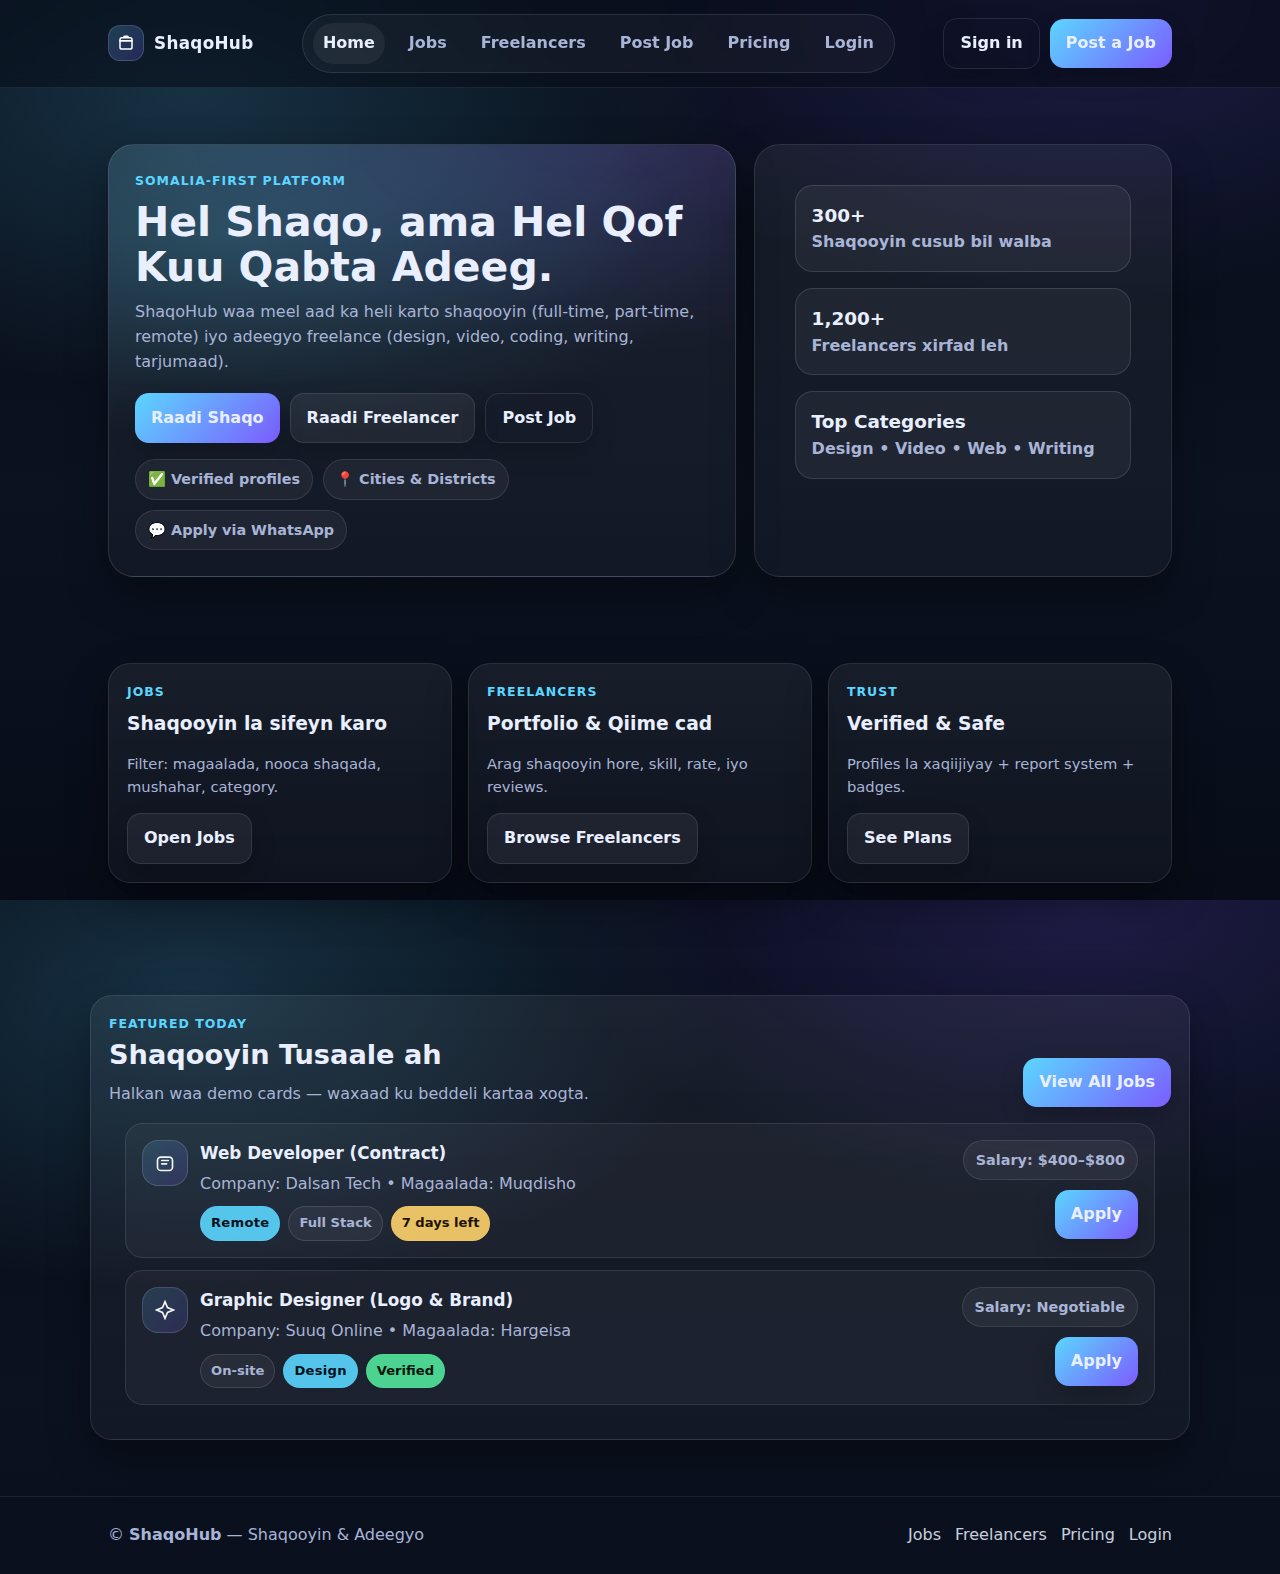
<file: index.html>
<!DOCTYPE html>
<html lang="so">
<head>
  <meta charset="UTF-8" />
  <meta name="viewport" content="width=device-width, initial-scale=1.0" />
  <title>ShaqoHub — Shaqooyin & Adeegyo</title>
  <link rel="stylesheet" href="styles.css" />
</head>
<body>

<header class="header">
  <div class="container">
    <nav class="navbar">
      <a class="brand" href="index.html" aria-label="ShaqoHub Home">
        <div class="logo" aria-hidden="true">
          <!-- Inline SVG Logo -->
          <svg width="18" height="18" viewBox="0 0 24 24" fill="none">
            <path d="M4 7.5C4 6.12 5.12 5 6.5 5h11C18.88 5 20 6.12 20 7.5V9H4V7.5Z" stroke="white" stroke-width="2"/>
            <path d="M4 9h16v8.5c0 1.38-1.12 2.5-2.5 2.5h-11C5.12 20 4 18.88 4 17.5V9Z" stroke="white" stroke-width="2"/>
            <path d="M9 5V4.2c0-.66.54-1.2 1.2-1.2h3.6c.66 0 1.2.54 1.2 1.2V5" stroke="white" stroke-width="2"/>
          </svg>
        </div>
        <span>ShaqoHub</span>
      </a>

      <input type="checkbox" id="navToggle" />
      <label class="burger" for="navToggle" aria-label="Open menu"><span></span></label>

      <div class="nav-links">
        <a class="active" href="index.html">Home</a>
        <a href="jobs.html">Jobs</a>
        <a href="freelancers.html">Freelancers</a>
        <a href="post-job.html">Post Job</a>
        <a href="pricing.html">Pricing</a>
        <a href="login.html">Login</a>
      </div>

      <div class="actions">
        <a class="btn ghost" href="login.html">Sign in</a>
        <a class="btn primary" href="post-job.html">Post a Job</a>
      </div>
    </nav>
  </div>
</header>

<main>
  <section class="hero">
    <div class="container hero-wrap">
      <div class="hero-left">
        <div class="kicker">Somalia-first Platform</div>
        <h1>Hel Shaqo, ama Hel Qof Kuu Qabta Adeeg.</h1>
        <p>
          ShaqoHub waa meel aad ka heli karto shaqooyin (full-time, part-time, remote)
          iyo adeegyo freelance (design, video, coding, writing, tarjumaad).
        </p>

        <div class="hero-cta">
          <a class="btn primary" href="jobs.html">Raadi Shaqo</a>
          <a class="btn" href="freelancers.html">Raadi Freelancer</a>
          <a class="btn ghost" href="post-job.html">Post Job</a>
        </div>

        <div class="hero-meta">
          <span class="pill">✅ Verified profiles</span>
          <span class="pill">📍 Cities & Districts</span>
          <span class="pill">💬 Apply via WhatsApp</span>
        </div>
      </div>

      <div class="hero-right card">
        <div class="grid" style="padding:18px;">
          <div class="stat">
            <b>300+</b>
            <span>Shaqooyin cusub bil walba</span>
          </div>
          <div class="stat">
            <b>1,200+</b>
            <span>Freelancers xirfad leh</span>
          </div>
          <div class="stat">
            <b>Top Categories</b>
            <span>Design • Video • Web • Writing</span>
          </div>
        </div>
      </div>
    </div>
  </section>

  <section class="section">
    <div class="container grid grid-3">
      <div class="card" style="padding:18px;">
        <div class="kicker">Jobs</div>
        <h3 style="margin:8px 0 8px;">Shaqooyin la sifeyn karo</h3>
        <p class="small">Filter: magaalada, nooca shaqada, mushahar, category.</p>
        <div style="margin-top:12px;">
          <a class="btn" href="jobs.html">Open Jobs</a>
        </div>
      </div>

      <div class="card" style="padding:18px;">
        <div class="kicker">Freelancers</div>
        <h3 style="margin:8px 0 8px;">Portfolio & Qiime cad</h3>
        <p class="small">Arag shaqooyin hore, skill, rate, iyo reviews.</p>
        <div style="margin-top:12px;">
          <a class="btn" href="freelancers.html">Browse Freelancers</a>
        </div>
      </div>

      <div class="card" style="padding:18px;">
        <div class="kicker">Trust</div>
        <h3 style="margin:8px 0 8px;">Verified & Safe</h3>
        <p class="small">Profiles la xaqiijiyay + report system + badges.</p>
        <div style="margin-top:12px;">
          <a class="btn" href="pricing.html">See Plans</a>
        </div>
      </div>
    </div>
  </section>

  <section class="section">
    <div class="container card" style="padding:18px;">
      <div class="page-title">
        <div>
          <div class="kicker">Featured Today</div>
          <h2>Shaqooyin Tusaale ah</h2>
          <p>Halkan waa demo cards — waxaad ku beddeli kartaa xogta.</p>
        </div>
        <a class="btn primary" href="jobs.html">View All Jobs</a>
      </div>

      <div class="list">
        <div class="item">
          <div style="display:flex; gap:12px;">
            <div class="avatar" aria-hidden="true">
              <svg width="20" height="20" viewBox="0 0 24 24" fill="none">
                <path d="M7 21h10a4 4 0 0 0 4-4V9a4 4 0 0 0-4-4H7a4 4 0 0 0-4 4v8a4 4 0 0 0 4 4Z" stroke="white" stroke-width="2"/>
                <path d="M8 9h8M8 13h6" stroke="white" stroke-width="2" stroke-linecap="round"/>
              </svg>
            </div>
            <div>
              <h3>Web Developer (Contract)</h3>
              <p>Company: Dalsan Tech • Magaalada: Muqdisho</p>
              <div class="badges" style="margin-top:10px;">
                <span class="badge brand">Remote</span>
                <span class="badge">Full Stack</span>
                <span class="badge warn">7 days left</span>
              </div>
            </div>
          </div>
          <div class="item-right">
            <span class="pill">Salary: $400–$800</span>
            <a class="btn primary" href="jobs.html">Apply</a>
          </div>
        </div>

        <div class="item">
          <div style="display:flex; gap:12px;">
            <div class="avatar" aria-hidden="true">
              <svg width="20" height="20" viewBox="0 0 24 24" fill="none">
                <path d="M12 2l3 7 7 3-7 3-3 7-3-7-7-3 7-3 3-7Z" stroke="white" stroke-width="2"/>
              </svg>
            </div>
            <div>
              <h3>Graphic Designer (Logo & Brand)</h3>
              <p>Company: Suuq Online • Magaalada: Hargeisa</p>
              <div class="badges" style="margin-top:10px;">
                <span class="badge">On-site</span>
                <span class="badge brand">Design</span>
                <span class="badge ok">Verified</span>
              </div>
            </div>
          </div>
          <div class="item-right">
            <span class="pill">Salary: Negotiable</span>
            <a class="btn primary" href="jobs.html">Apply</a>
          </div>
        </div>
      </div>
    </div>
  </section>
</main>

<footer class="footer">
  <div class="container foot">
    <div>© <b>ShaqoHub</b> — Shaqooyin & Adeegyo</div>
    <div style="display:flex; gap:14px; flex-wrap:wrap;">
      <a href="jobs.html">Jobs</a>
      <a href="freelancers.html">Freelancers</a>
      <a href="pricing.html">Pricing</a>
      <a href="login.html">Login</a>
    </div>
  </div>
</footer>

</body>
</html>
</file>
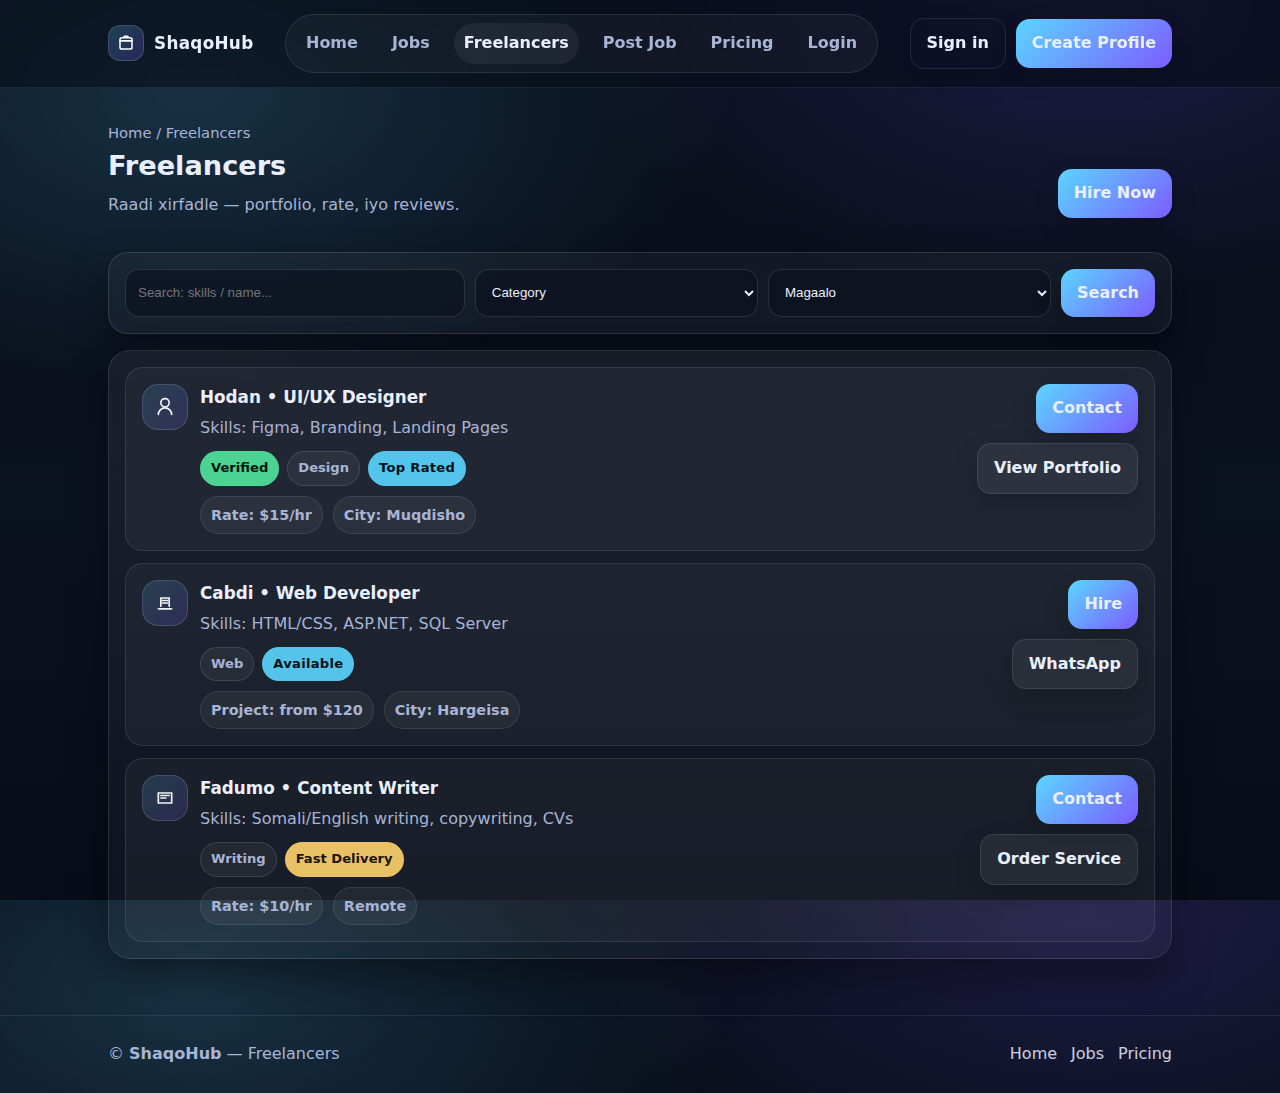
<file: freelancers.html>
<!DOCTYPE html>
<html lang="so">
<head>
  <meta charset="UTF-8" />
  <meta name="viewport" content="width=device-width, initial-scale=1.0" />
  <title>ShaqoHub — Freelancers</title>
  <link rel="stylesheet" href="styles.css" />
</head>
<body>

<header class="header">
  <div class="container">
    <nav class="navbar">
      <a class="brand" href="index.html">
        <div class="logo" aria-hidden="true">
          <svg width="18" height="18" viewBox="0 0 24 24" fill="none">
            <path d="M4 7.5C4 6.12 5.12 5 6.5 5h11C18.88 5 20 6.12 20 7.5V9H4V7.5Z" stroke="white" stroke-width="2"/>
            <path d="M4 9h16v8.5c0 1.38-1.12 2.5-2.5 2.5h-11C5.12 20 4 18.88 4 17.5V9Z" stroke="white" stroke-width="2"/>
            <path d="M9 5V4.2c0-.66.54-1.2 1.2-1.2h3.6c.66 0 1.2.54 1.2 1.2V5" stroke="white" stroke-width="2"/>
          </svg>
        </div>
        <span>ShaqoHub</span>
      </a>

      <input type="checkbox" id="navToggle" />
      <label class="burger" for="navToggle"><span></span></label>

      <div class="nav-links">
        <a href="index.html">Home</a>
        <a href="jobs.html">Jobs</a>
        <a class="active" href="freelancers.html">Freelancers</a>
        <a href="post-job.html">Post Job</a>
        <a href="pricing.html">Pricing</a>
        <a href="login.html">Login</a>
      </div>

      <div class="actions">
        <a class="btn ghost" href="login.html">Sign in</a>
        <a class="btn primary" href="login.html">Create Profile</a>
      </div>
    </nav>
  </div>
</header>

<main>
  <section class="page-head">
    <div class="container">
      <div class="breadcrumb">Home / Freelancers</div>
      <div class="page-title">
        <div>
          <h2>Freelancers</h2>
          <p>Raadi xirfadle — portfolio, rate, iyo reviews.</p>
        </div>
        <a class="btn primary" href="login.html">Hire Now</a>
      </div>
    </div>
  </section>

  <section class="section" style="padding-top:18px;">
    <div class="container">
      <div class="filters card">
        <input class="input" type="text" placeholder="Search: skills / name..." />
        <select>
          <option>Category</option>
          <option>Design</option>
          <option>Video Editing</option>
          <option>Web Development</option>
          <option>Writing</option>
        </select>
        <select>
          <option>Magaalo</option>
          <option>Muqdisho</option>
          <option>Hargeisa</option>
          <option>Garowe</option>
        </select>
        <a class="btn primary" href="#">Search</a>
      </div>

      <div class="card list" style="margin-top:16px;">
        <div class="item">
          <div style="display:flex; gap:12px;">
            <div class="avatar" aria-hidden="true">
              <svg width="20" height="20" viewBox="0 0 24 24" fill="none">
                <path d="M12 12a5 5 0 1 0-5-5 5 5 0 0 0 5 5Z" stroke="white" stroke-width="2"/>
                <path d="M20 21a8 8 0 0 0-16 0" stroke="white" stroke-width="2" stroke-linecap="round"/>
              </svg>
            </div>
            <div>
              <h3>Hodan • UI/UX Designer</h3>
              <p>Skills: Figma, Branding, Landing Pages</p>
              <div class="badges" style="margin-top:10px;">
                <span class="badge ok">Verified</span>
                <span class="badge">Design</span>
                <span class="badge brand">Top Rated</span>
              </div>
              <div class="meta-row">
                <span class="pill">Rate: $15/hr</span>
                <span class="pill">City: Muqdisho</span>
              </div>
            </div>
          </div>
          <div class="item-right">
            <a class="btn primary" href="login.html">Contact</a>
            <a class="btn" href="login.html">View Portfolio</a>
          </div>
        </div>

        <div class="item">
          <div style="display:flex; gap:12px;">
            <div class="avatar" aria-hidden="true">
              <svg width="20" height="20" viewBox="0 0 24 24" fill="none">
                <path d="M4 19h16M7 16V6h10v10" stroke="white" stroke-width="2" stroke-linecap="round"/>
                <path d="M9 9h6M9 12h6" stroke="white" stroke-width="2" stroke-linecap="round"/>
              </svg>
            </div>
            <div>
              <h3>Cabdi • Web Developer</h3>
              <p>Skills: HTML/CSS, ASP.NET, SQL Server</p>
              <div class="badges" style="margin-top:10px;">
                <span class="badge">Web</span>
                <span class="badge brand">Available</span>
              </div>
              <div class="meta-row">
                <span class="pill">Project: from $120</span>
                <span class="pill">City: Hargeisa</span>
              </div>
            </div>
          </div>
          <div class="item-right">
            <a class="btn primary" href="login.html">Hire</a>
            <a class="btn" href="login.html">WhatsApp</a>
          </div>
        </div>

        <div class="item">
          <div style="display:flex; gap:12px;">
            <div class="avatar" aria-hidden="true">
              <svg width="20" height="20" viewBox="0 0 24 24" fill="none">
                <path d="M4 6h16v12H4V6Z" stroke="white" stroke-width="2"/>
                <path d="M7 9h10M7 12h6" stroke="white" stroke-width="2" stroke-linecap="round"/>
              </svg>
            </div>
            <div>
              <h3>Fadumo • Content Writer</h3>
              <p>Skills: Somali/English writing, copywriting, CVs</p>
              <div class="badges" style="margin-top:10px;">
                <span class="badge">Writing</span>
                <span class="badge warn">Fast Delivery</span>
              </div>
              <div class="meta-row">
                <span class="pill">Rate: $10/hr</span>
                <span class="pill">Remote</span>
              </div>
            </div>
          </div>
          <div class="item-right">
            <a class="btn primary" href="login.html">Contact</a>
            <a class="btn" href="login.html">Order Service</a>
          </div>
        </div>

      </div>
    </div>
  </section>
</main>

<footer class="footer">
  <div class="container foot">
    <div>© <b>ShaqoHub</b> — Freelancers</div>
    <div style="display:flex; gap:14px; flex-wrap:wrap;">
      <a href="index.html">Home</a>
      <a href="jobs.html">Jobs</a>
      <a href="pricing.html">Pricing</a>
    </div>
  </div>
</footer>

</body>
</html>
</file>
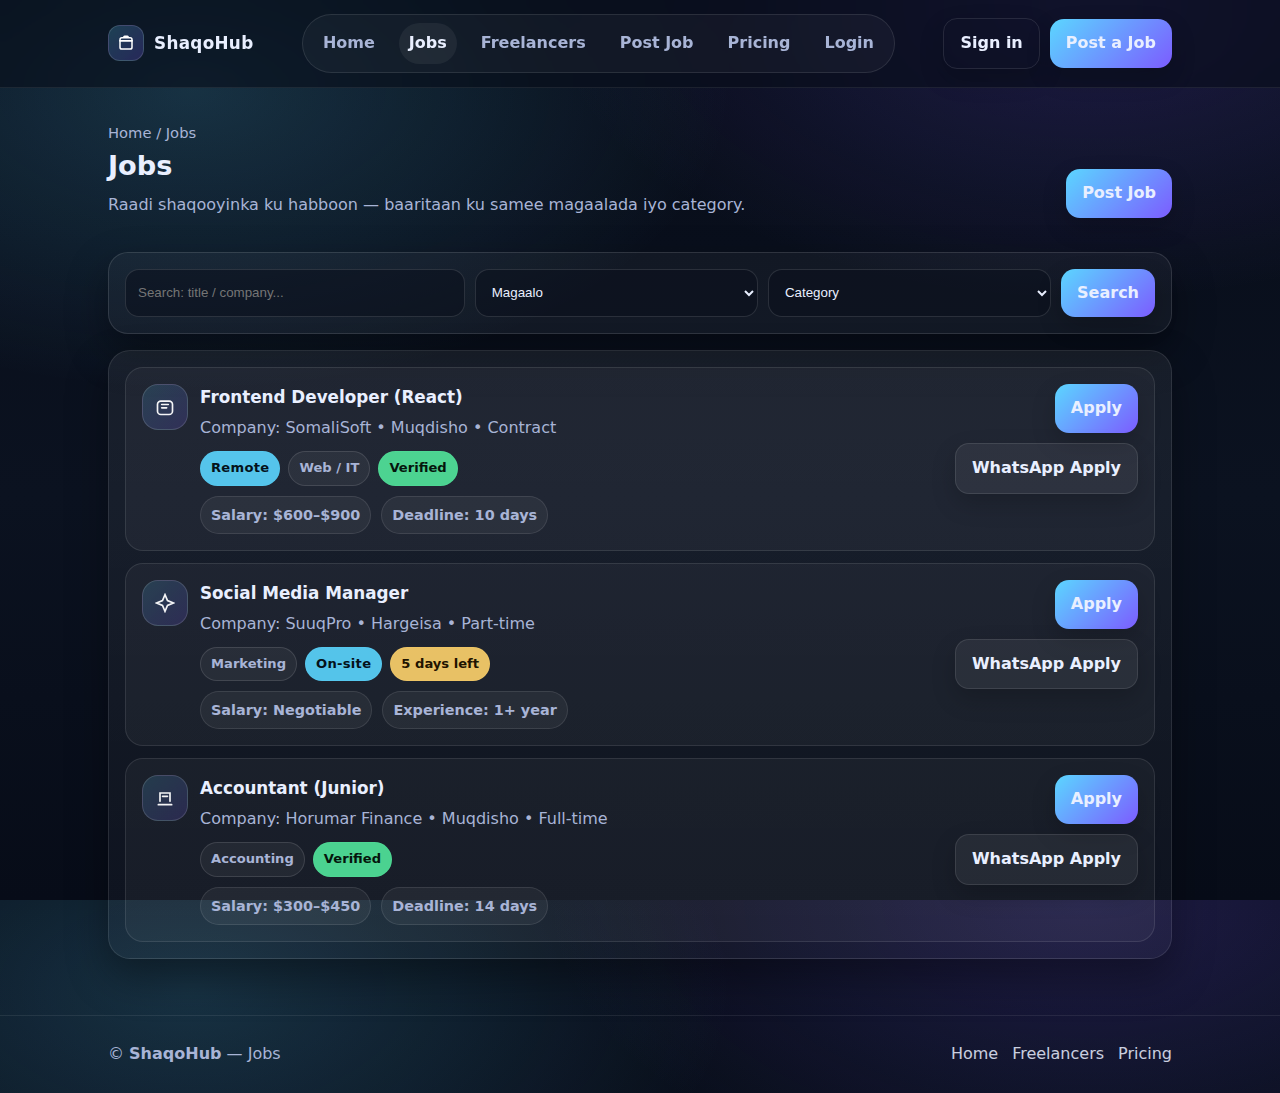
<file: jobs.html>
<!DOCTYPE html>
<html lang="so">
<head>
  <meta charset="UTF-8" />
  <meta name="viewport" content="width=device-width, initial-scale=1.0" />
  <title>ShaqoHub — Jobs</title>
  <link rel="stylesheet" href="styles.css" />
</head>
<body>

<header class="header">
  <div class="container">
    <nav class="navbar">
      <a class="brand" href="index.html">
        <div class="logo" aria-hidden="true">
          <svg width="18" height="18" viewBox="0 0 24 24" fill="none">
            <path d="M4 7.5C4 6.12 5.12 5 6.5 5h11C18.88 5 20 6.12 20 7.5V9H4V7.5Z" stroke="white" stroke-width="2"/>
            <path d="M4 9h16v8.5c0 1.38-1.12 2.5-2.5 2.5h-11C5.12 20 4 18.88 4 17.5V9Z" stroke="white" stroke-width="2"/>
            <path d="M9 5V4.2c0-.66.54-1.2 1.2-1.2h3.6c.66 0 1.2.54 1.2 1.2V5" stroke="white" stroke-width="2"/>
          </svg>
        </div>
        <span>ShaqoHub</span>
      </a>

      <input type="checkbox" id="navToggle" />
      <label class="burger" for="navToggle"><span></span></label>

      <div class="nav-links">
        <a href="index.html">Home</a>
        <a class="active" href="jobs.html">Jobs</a>
        <a href="freelancers.html">Freelancers</a>
        <a href="post-job.html">Post Job</a>
        <a href="pricing.html">Pricing</a>
        <a href="login.html">Login</a>
      </div>

      <div class="actions">
        <a class="btn ghost" href="login.html">Sign in</a>
        <a class="btn primary" href="post-job.html">Post a Job</a>
      </div>
    </nav>
  </div>
</header>

<main>
  <section class="page-head">
    <div class="container">
      <div class="breadcrumb">Home / Jobs</div>
      <div class="page-title">
        <div>
          <h2>Jobs</h2>
          <p>Raadi shaqooyinka ku habboon — baaritaan  ku samee magaalada iyo category.</p>
        </div>
        <a class="btn primary" href="post-job.html">Post Job</a>
      </div>
    </div>
  </section>

  <section class="section" style="padding-top:18px;">
    <div class="container">
      <div class="filters card">
        <input class="input" type="text" placeholder="Search: title / company..." />
        <select>
          <option>Magaalo</option>
          <option>Muqdisho</option>
          <option>Hargeisa</option>
          <option>Kismaayo</option>
          <option>Baydhabo</option>
          <option>Baydhabo</option>
          <option>marka</option>
        </select>
        <select>
          <option>Category</option>
          <option>Web</option>
          <option>Design</option>
          <option>Accounting</option>
          <option>Marketing</option>
          <option>vedio-Editing</option>

        </select>
        <a class="btn primary" href="#">Search</a>
      </div>

      <div class="card list" style="margin-top:16px;">
        <div class="item">
          <div style="display:flex; gap:12px;">
            <div class="avatar" aria-hidden="true">
              <svg width="20" height="20" viewBox="0 0 24 24" fill="none">
                <path d="M7 21h10a4 4 0 0 0 4-4V9a4 4 0 0 0-4-4H7a4 4 0 0 0-4 4v8a4 4 0 0 0 4 4Z" stroke="white" stroke-width="2"/>
                <path d="M8 9h8M8 13h6" stroke="white" stroke-width="2" stroke-linecap="round"/>
              </svg>
            </div>
            <div>
              <h3>Frontend Developer (React)</h3>
              <p>Company: SomaliSoft • Muqdisho • Contract</p>
              <div class="badges" style="margin-top:10px;">
                <span class="badge brand">Remote</span>
                <span class="badge">Web / IT</span>
                <span class="badge ok">Verified</span>
              </div>
              <div class="meta-row">
                <span class="pill">Salary: $600–$900</span>
                <span class="pill">Deadline: 10 days</span>
              </div>
            </div>
          </div>
          <div class="item-right">
            <a class="btn primary" href="login.html">Apply</a>
            <a class="btn" href="login.html">WhatsApp Apply</a>
          </div>
        </div>

        <div class="item">
          <div style="display:flex; gap:12px;">
            <div class="avatar" aria-hidden="true">
              <svg width="20" height="20" viewBox="0 0 24 24" fill="none">
                <path d="M12 2l3 7 7 3-7 3-3 7-3-7-7-3 7-3 3-7Z" stroke="white" stroke-width="2"/>
              </svg>
            </div>
            <div>
              <h3>Social Media Manager</h3>
              <p>Company: SuuqPro • Hargeisa • Part-time</p>
              <div class="badges" style="margin-top:10px;">
                <span class="badge">Marketing</span>
                <span class="badge brand">On-site</span>
                <span class="badge warn">5 days left</span>
              </div>
              <div class="meta-row">
                <span class="pill">Salary: Negotiable</span>
                <span class="pill">Experience: 1+ year</span>
              </div>
            </div>
          </div>
          <div class="item-right">
            <a class="btn primary" href="login.html">Apply</a>
            <a class="btn" href="login.html">WhatsApp Apply</a>
          </div>
        </div>

        <div class="item">
          <div style="display:flex; gap:12px;">
            <div class="avatar" aria-hidden="true">
              <svg width="20" height="20" viewBox="0 0 24 24" fill="none">
                <path d="M4 20h16M6 16V6h12v10" stroke="white" stroke-width="2" stroke-linecap="round"/>
                <path d="M9 10h6" stroke="white" stroke-width="2" stroke-linecap="round"/>
              </svg>
            </div>
            <div>
              <h3>Accountant (Junior)</h3>
              <p>Company: Horumar Finance • Muqdisho • Full-time</p>
              <div class="badges" style="margin-top:10px;">
                <span class="badge">Accounting</span>
                <span class="badge ok">Verified</span>
              </div>
              <div class="meta-row">
                <span class="pill">Salary: $300–$450</span>
                <span class="pill">Deadline: 14 days</span>
              </div>
            </div>
          </div>
          <div class="item-right">
            <a class="btn primary" href="login.html">Apply</a>
            <a class="btn" href="login.html">WhatsApp Apply</a>
          </div>
        </div>

      </div>
    </div>
  </section>
</main>

<footer class="footer">
  <div class="container foot">
    <div>© <b>ShaqoHub</b> — Jobs</div>
    <div style="display:flex; gap:14px; flex-wrap:wrap;">
      <a href="index.html">Home</a>
      <a href="freelancers.html">Freelancers</a>
      <a href="pricing.html">Pricing</a>
    </div>
  </div>
</footer>

</body>
</html>
</file>
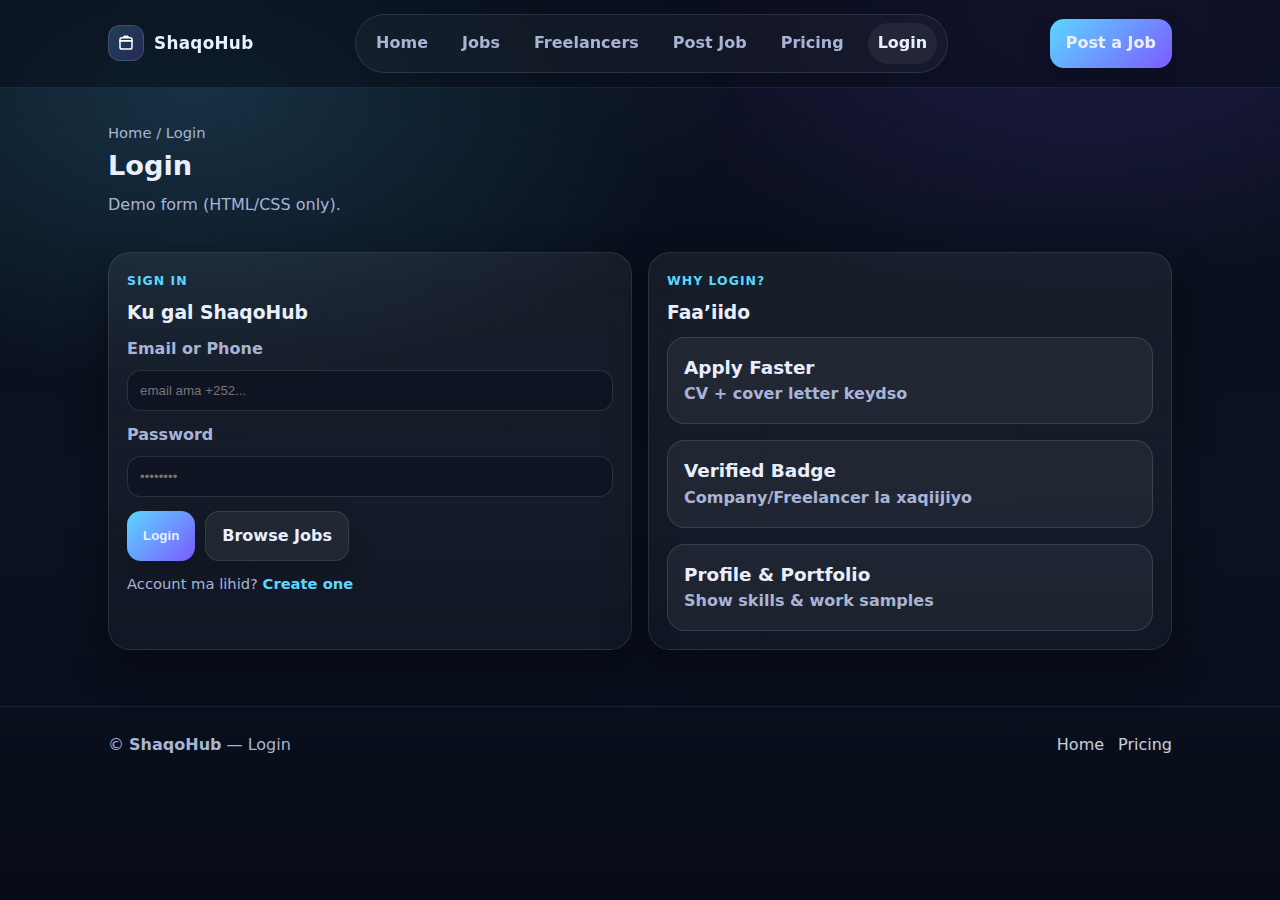
<file: login.html>
<!DOCTYPE html>
<html lang="so">
<head>
  <meta charset="UTF-8" />
  <meta name="viewport" content="width=device-width, initial-scale=1.0" />
  <title>ShaqoHub — Login</title>
  <link rel="stylesheet" href="styles.css" />
</head>
<body>

<header class="header">
  <div class="container">
    <nav class="navbar">
      <a class="brand" href="index.html">
        <div class="logo" aria-hidden="true">
          <svg width="18" height="18" viewBox="0 0 24 24" fill="none">
            <path d="M4 7.5C4 6.12 5.12 5 6.5 5h11C18.88 5 20 6.12 20 7.5V9H4V7.5Z" stroke="white" stroke-width="2"/>
            <path d="M4 9h16v8.5c0 1.38-1.12 2.5-2.5 2.5h-11C5.12 20 4 18.88 4 17.5V9Z" stroke="white" stroke-width="2"/>
            <path d="M9 5V4.2c0-.66.54-1.2 1.2-1.2h3.6c.66 0 1.2.54 1.2 1.2V5" stroke="white" stroke-width="2"/>
          </svg>
        </div>
        <span>ShaqoHub</span>
      </a>

      <input type="checkbox" id="navToggle" />
      <label class="burger" for="navToggle"><span></span></label>

      <div class="nav-links">
        <a href="index.html">Home</a>
        <a href="jobs.html">Jobs</a>
        <a href="freelancers.html">Freelancers</a>
        <a href="post-job.html">Post Job</a>
        <a href="pricing.html">Pricing</a>
        <a class="active" href="login.html">Login</a>
      </div>

      <div class="actions">
        <a class="btn primary" href="post-job.html">Post a Job</a>
      </div>
    </nav>
  </div>
</header>

<main>
  <section class="page-head">
    <div class="container">
      <div class="breadcrumb">Home / Login</div>
      <div class="page-title">
        <div>
          <h2>Login</h2>
          <p>Demo form (HTML/CSS only).</p>
        </div>
      </div>
    </div>
  </section>

  <section class="section" style="padding-top:18px;">
    <div class="container grid grid-2">
      <div class="card form">
        <div class="kicker">Sign In</div>
        <h3 style="margin:8px 0 10px;">Ku gal ShaqoHub</h3>
        <form action="#" method="post">
          <div style="margin-bottom:12px;">
            <label>Email or Phone</label>
            <input class="input" type="text" placeholder="email ama +252..." />
          </div>
          <div style="margin-bottom:12px;">
            <label>Password</label>
            <input class="input" type="password" placeholder="••••••••" />
          </div>
          <div class="form-actions">
            <button class="btn primary" type="submit">Login</button>
            <a class="btn" href="jobs.html">Browse Jobs</a>
          </div>
          <p class="small" style="margin-top:12px;">
            Account ma lihid? <a href="#" style="color:var(--brand); font-weight:800;">Create one</a>
          </p>
        </form>
      </div>

      <div class="card" style="padding:18px;">
        <div class="kicker">Why login?</div>
        <h3 style="margin:8px 0 10px;">Faa’iido</h3>
        <div class="grid">
          <div class="stat">
            <b>Apply Faster</b>
            <span>CV + cover letter keydso</span>
          </div>
          <div class="stat">
            <b>Verified Badge</b>
            <span>Company/Freelancer la xaqiijiyo</span>
          </div>
          <div class="stat">
            <b>Profile & Portfolio</b>
            <span>Show skills & work samples</span>
          </div>
        </div>
      </div>
    </div>
  </section>
</main>

<footer class="footer">
  <div class="container foot">
    <div>© <b>ShaqoHub</b> — Login</div>
    <div style="display:flex; gap:14px; flex-wrap:wrap;">
      <a href="index.html">Home</a>
      <a href="pricing.html">Pricing</a>
    </div>
  </div>
</footer>

</body>
</html>
</file>
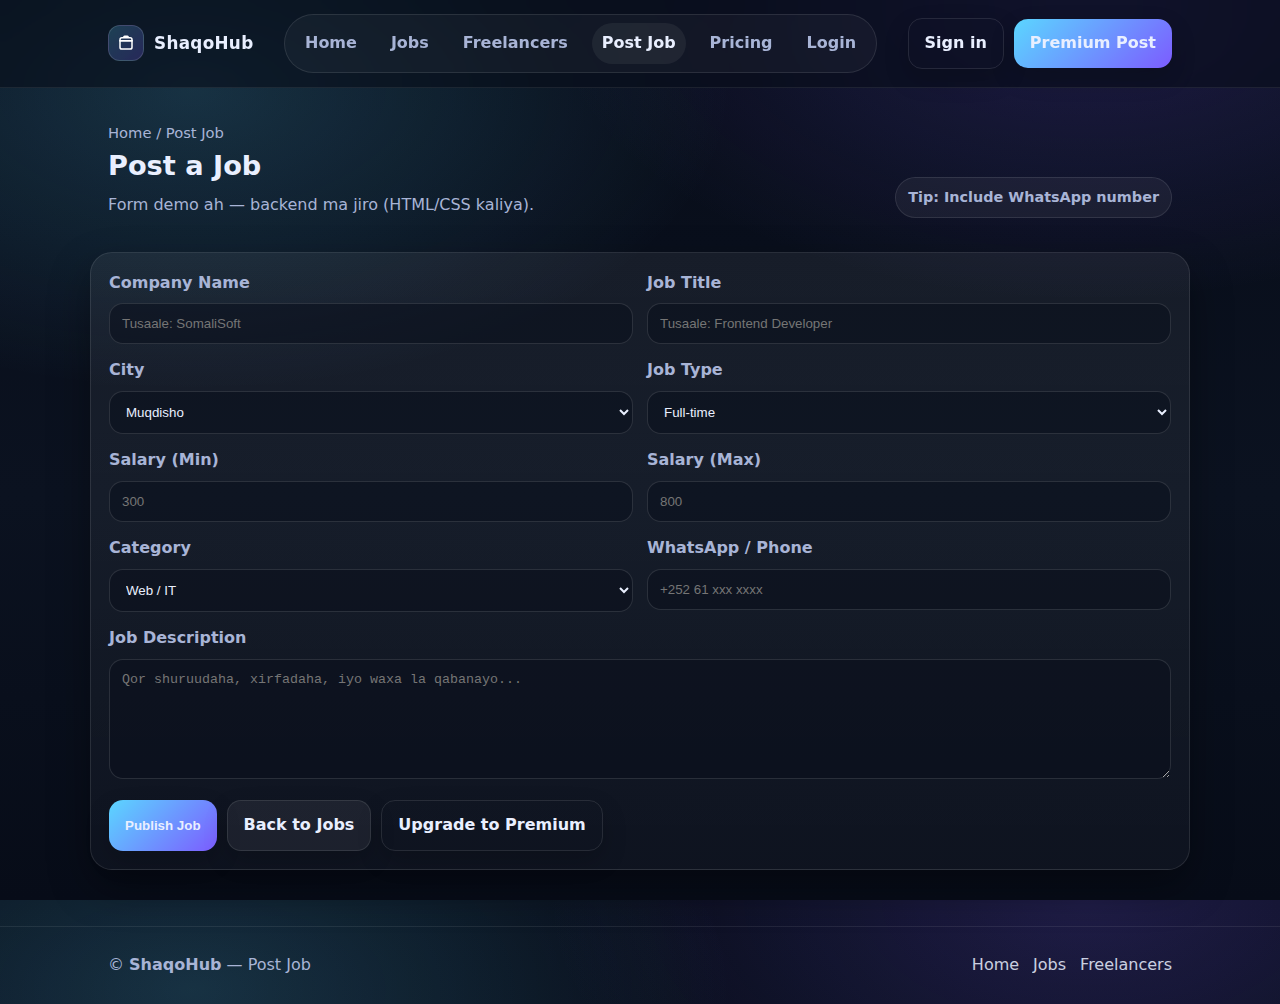
<file: post-job.html>
<!DOCTYPE html>
<html lang="so">
<head>
  <meta charset="UTF-8" />
  <meta name="viewport" content="width=device-width, initial-scale=1.0" />
  <title>ShaqoHub — Post a Job</title>
  <link rel="stylesheet" href="styles.css" />
</head>
<body>

<header class="header">
  <div class="container">
    <nav class="navbar">
      <a class="brand" href="index.html">
        <div class="logo" aria-hidden="true">
          <svg width="18" height="18" viewBox="0 0 24 24" fill="none">
            <path d="M4 7.5C4 6.12 5.12 5 6.5 5h11C18.88 5 20 6.12 20 7.5V9H4V7.5Z" stroke="white" stroke-width="2"/>
            <path d="M4 9h16v8.5c0 1.38-1.12 2.5-2.5 2.5h-11C5.12 20 4 18.88 4 17.5V9Z" stroke="white" stroke-width="2"/>
            <path d="M9 5V4.2c0-.66.54-1.2 1.2-1.2h3.6c.66 0 1.2.54 1.2 1.2V5" stroke="white" stroke-width="2"/>
          </svg>
        </div>
        <span>ShaqoHub</span>
      </a>

      <input type="checkbox" id="navToggle" />
      <label class="burger" for="navToggle"><span></span></label>

      <div class="nav-links">
        <a href="index.html">Home</a>
        <a href="jobs.html">Jobs</a>
        <a href="freelancers.html">Freelancers</a>
        <a class="active" href="post-job.html">Post Job</a>
        <a href="pricing.html">Pricing</a>
        <a href="login.html">Login</a>
      </div>

      <div class="actions">
        <a class="btn ghost" href="login.html">Sign in</a>
        <a class="btn primary" href="pricing.html">Premium Post</a>
      </div>
    </nav>
  </div>
</header>

<main>
  <section class="page-head">
    <div class="container">
      <div class="breadcrumb">Home / Post Job</div>
      <div class="page-title">
        <div>
          <h2>Post a Job</h2>
          <p>Form demo ah — backend ma jiro (HTML/CSS kaliya).</p>
        </div>
        <span class="pill">Tip: Include WhatsApp number</span>
      </div>
    </div>
  </section>

  <section class="section" style="padding-top:18px;">
    <div class="container card form">
      <form action="#" method="post">
        <div class="form-grid">
          <div>
            <label>Company Name</label>
            <input class="input" type="text" placeholder="Tusaale: SomaliSoft" />
          </div>
          <div>
            <label>Job Title</label>
            <input class="input" type="text" placeholder="Tusaale: Frontend Developer" />
          </div>

          <div>
            <label>City</label>
            <select>
              <option>Muqdisho</option>
              <option>Hargeisa</option>
              <option>Kismaayo</option>
              <option>Garowe</option>
            </select>
          </div>
          <div>
            <label>Job Type</label>
            <select>
              <option>Full-time</option>
              <option>Part-time</option>
              <option>Contract</option>
              <option>Remote</option>
            </select>
          </div>

          <div>
            <label>Salary (Min)</label>
            <input class="input" type="number" placeholder="300" />
          </div>
          <div>
            <label>Salary (Max)</label>
            <input class="input" type="number" placeholder="800" />
          </div>

          <div>
            <label>Category</label>
            <select>
              <option>Web / IT</option>
              <option>Design</option>
              <option>Marketing</option>
              <option>Accounting</option>
              <option>Admin</option>
            </select>
          </div>
          <div>
            <label>WhatsApp / Phone</label>
            <input class="input" type="tel" placeholder="+252 61 xxx xxxx" />
          </div>

          <div style="grid-column:1/-1;">
            <label>Job Description</label>
            <textarea placeholder="Qor shuruudaha, xirfadaha, iyo waxa la qabanayo..."></textarea>
          </div>
        </div>

        <div class="form-actions">
          <button class="btn primary" type="submit">Publish Job</button>
          <a class="btn" href="jobs.html">Back to Jobs</a>
          <a class="btn ghost" href="pricing.html">Upgrade to Premium</a>
        </div>
      </form>
    </div>
  </section>
</main>

<footer class="footer">
  <div class="container foot">
    <div>© <b>ShaqoHub</b> — Post Job</div>
    <div style="display:flex; gap:14px; flex-wrap:wrap;">
      <a href="index.html">Home</a>
      <a href="jobs.html">Jobs</a>
      <a href="freelancers.html">Freelancers</a>
    </div>
  </div>
</footer>

</body>
</html>
</file>
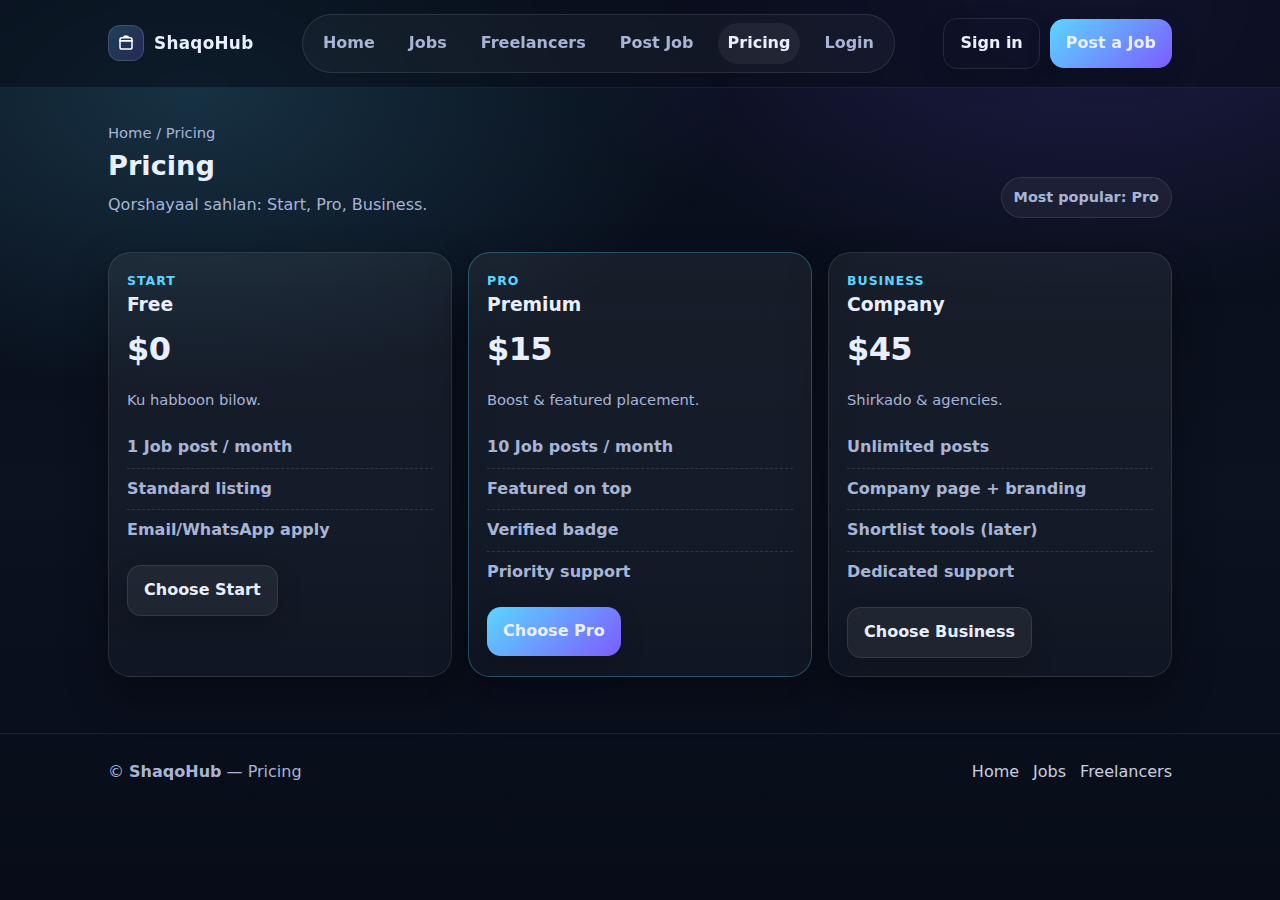
<file: pricing.html>
<!DOCTYPE html>
<html lang="so">
<head>
  <meta charset="UTF-8" />
  <meta name="viewport" content="width=device-width, initial-scale=1.0" />
  <title>ShaqoHub — Pricing</title>
  <link rel="stylesheet" href="styles.css" />
</head>
<body>

<header class="header">
  <div class="container">
    <nav class="navbar">
      <a class="brand" href="index.html">
        <div class="logo" aria-hidden="true">
          <svg width="18" height="18" viewBox="0 0 24 24" fill="none">
            <path d="M4 7.5C4 6.12 5.12 5 6.5 5h11C18.88 5 20 6.12 20 7.5V9H4V7.5Z" stroke="white" stroke-width="2"/>
            <path d="M4 9h16v8.5c0 1.38-1.12 2.5-2.5 2.5h-11C5.12 20 4 18.88 4 17.5V9Z" stroke="white" stroke-width="2"/>
            <path d="M9 5V4.2c0-.66.54-1.2 1.2-1.2h3.6c.66 0 1.2.54 1.2 1.2V5" stroke="white" stroke-width="2"/>
          </svg>
        </div>
        <span>ShaqoHub</span>
      </a>

      <input type="checkbox" id="navToggle" />
      <label class="burger" for="navToggle"><span></span></label>

      <div class="nav-links">
        <a href="index.html">Home</a>
        <a href="jobs.html">Jobs</a>
        <a href="freelancers.html">Freelancers</a>
        <a href="post-job.html">Post Job</a>
        <a class="active" href="pricing.html">Pricing</a>
        <a href="login.html">Login</a>
      </div>

      <div class="actions">
        <a class="btn ghost" href="login.html">Sign in</a>
        <a class="btn primary" href="post-job.html">Post a Job</a>
      </div>
    </nav>
  </div>
</header>

<main>
  <section class="page-head">
    <div class="container">
      <div class="breadcrumb">Home / Pricing</div>
      <div class="page-title">
        <div>
          <h2>Pricing</h2>
          <p>Qorshayaal sahlan: Start, Pro, Business.</p>
        </div>
        <span class="pill">Most popular: Pro</span>
      </div>
    </div>
  </section>

  <section class="section" style="padding-top:18px;">
    <div class="container grid grid-3">
      <div class="card price">
        <div class="kicker">Start</div>
        <h3>Free</h3>
        <div class="amount">$0</div>
        <p class="small">Ku habboon bilow.</p>
        <ul>
          <li>1 Job post / month</li>
          <li>Standard listing</li>
          <li>Email/WhatsApp apply</li>
        </ul>
        <div class="cta">
          <a class="btn" href="post-job.html">Choose Start</a>
        </div>
      </div>

      <div class="card price" style="border-color: rgba(91,214,255,.30);">
        <div class="kicker">Pro</div>
        <h3>Premium</h3>
        <div class="amount">$15</div>
        <p class="small">Boost & featured placement.</p>
        <ul>
          <li>10 Job posts / month</li>
          <li>Featured on top</li>
          <li>Verified badge</li>
          <li>Priority support</li>
        </ul>
        <div class="cta">
          <a class="btn primary" href="post-job.html">Choose Pro</a>
        </div>
      </div>

      <div class="card price">
        <div class="kicker">Business</div>
        <h3>Company</h3>
        <div class="amount">$45</div>
        <p class="small">Shirkado & agencies.</p>
        <ul>
          <li>Unlimited posts</li>
          <li>Company page + branding</li>
          <li>Shortlist tools (later)</li>
          <li>Dedicated support</li>
        </ul>
        <div class="cta">
          <a class="btn" href="post-job.html">Choose Business</a>
        </div>
      </div>
    </div>
  </section>
</main>

<footer class="footer">
  <div class="container foot">
    <div>© <b>ShaqoHub</b> — Pricing</div>
    <div style="display:flex; gap:14px; flex-wrap:wrap;">
      <a href="index.html">Home</a>
      <a href="jobs.html">Jobs</a>
      <a href="freelancers.html">Freelancers</a>
    </div>
  </div>
</footer>

</body>
</html>
</file>
<file: styles.css>
/* =========================
   ShaqoHub - Responsive CSS
   HTML + CSS only (no JS)
========================= */

:root{
  --bg: #0b1220;
  --card: #0f1a33;
  --card2:#0d1730;
  --text:#e9efff;
  --muted:#a8b4d6;
  --line: rgba(255,255,255,.10);
  --brand:#5bd6ff;
  --brand2:#7c5cff;
  --ok:#55f2a2;
  --warn:#ffd36b;
  --danger:#ff6b8b;
  --shadow: 0 18px 40px rgba(0,0,0,.35);
  --radius: 16px;
  --radius2: 22px;
  --max: 1100px;
}

*{box-sizing:border-box}
html,body{height:100%}
body{
  margin:0;
  font-family: ui-sans-serif, system-ui, -apple-system, Segoe UI, Roboto, Arial, sans-serif;
  background:
    radial-gradient(900px 500px at 15% 10%, rgba(91,214,255,.18), transparent 60%),
    radial-gradient(900px 500px at 85% 0%, rgba(124,92,255,.20), transparent 60%),
    linear-gradient(180deg, #070c18 0%, var(--bg) 55%, #070c18 100%);
  color:var(--text);
  line-height:1.55;
}

a{color:inherit; text-decoration:none}
img{max-width:100%; display:block}
.container{max-width:var(--max); margin:0 auto; padding:0 18px}
.section{padding:56px 0}
.small{font-size:.92rem; color:var(--muted)}
.kicker{color:var(--brand); font-weight:700; letter-spacing:.08em; text-transform:uppercase; font-size:.78rem}

.btn{
  display:inline-flex; align-items:center; justify-content:center; gap:10px;
  padding:12px 16px;
  border-radius:14px;
  border:1px solid var(--line);
  background: rgba(255,255,255,.06);
  color:var(--text);
  box-shadow: 0 10px 24px rgba(0,0,0,.18);
  cursor:pointer;
  font-weight:650;
  transition: transform .12s ease, background .12s ease, border-color .12s ease;
}
.btn:hover{transform: translateY(-1px); border-color: rgba(255,255,255,.22); background: rgba(255,255,255,.09)}
.btn.primary{
  border:0;
  background: linear-gradient(135deg, var(--brand) 0%, var(--brand2) 100%);
}
.btn.primary:hover{filter: brightness(1.02)}
.btn.ghost{background: transparent}

.pill{
  display:inline-flex; align-items:center; gap:8px;
  padding:8px 12px;
  border-radius:999px;
  border:1px solid var(--line);
  color:var(--muted);
  background: rgba(255,255,255,.05);
  font-weight:650;
  font-size:.9rem;
}

.card{
  background: linear-gradient(180deg, rgba(255,255,255,.06), rgba(255,255,255,.03));
  border:1px solid var(--line);
  border-radius: var(--radius2);
  box-shadow: var(--shadow);
}

.grid{display:grid; gap:16px}
.grid-2{grid-template-columns: repeat(2, minmax(0, 1fr))}
.grid-3{grid-template-columns: repeat(3, minmax(0, 1fr))}
@media (max-width: 900px){
  .grid-3{grid-template-columns: 1fr}
  .grid-2{grid-template-columns: 1fr}
}

/* ===== Header / Nav (CSS-only mobile menu) ===== */
.header{
  position:sticky; top:0; z-index:50;
  backdrop-filter: blur(10px);
  background: rgba(7,12,24,.58);
  border-bottom:1px solid rgba(255,255,255,.08);
}
.navbar{
  display:flex; align-items:center; justify-content:space-between;
  padding:14px 0;
}
.brand{
  display:flex; align-items:center; gap:10px;
  font-weight:850;
  letter-spacing:.02em;
}
.logo{
  width:36px; height:36px;
  border-radius:12px;
  display:grid; place-items:center;
  background: linear-gradient(135deg, rgba(91,214,255,.22), rgba(124,92,255,.24));
  border:1px solid rgba(255,255,255,.14);
}
.brand span{font-size:1.05rem}

.nav-links{
  display:flex; align-items:center; gap:14px;
  padding:8px 10px;
  border-radius: 999px;
  border:1px solid rgba(255,255,255,.10);
  background: rgba(255,255,255,.04);
}
.nav-links a{
  color:var(--muted);
  font-weight:650;
  padding:8px 10px;
  border-radius:999px;
}
.nav-links a.active, .nav-links a:hover{
  color:var(--text);
  background: rgba(255,255,255,.06);
}

.actions{display:flex; gap:10px; align-items:center}

/* mobile menu */
#navToggle{display:none}
.burger{
  display:none;
  width:44px; height:44px;
  border-radius:14px;
  border:1px solid var(--line);
  background: rgba(255,255,255,.06);
  align-items:center; justify-content:center;
  cursor:pointer;
}
.burger span{
  width:18px; height:2px; background: var(--text);
  display:block; position:relative;
}
.burger span:before,.burger span:after{
  content:""; position:absolute; left:0;
  width:18px; height:2px; background: var(--text);
}
.burger span:before{top:-6px}
.burger span:after{top:6px}

@media (max-width: 880px){
  .nav-links{
    position:absolute; left:18px; right:18px; top:70px;
    display:none;
    flex-direction:column;
    border-radius: var(--radius2);
    padding:14px;
    background: rgba(12,18,36,.92);
    border:1px solid rgba(255,255,255,.12);
  }
  .actions{display:none}
  .burger{display:flex}
  #navToggle:checked ~ .nav-links{display:flex}
}

/* ===== Hero ===== */
.hero{
  padding:56px 0 30px;
}
.hero-wrap{
  display:grid; grid-template-columns: 1.2fr .8fr; gap:18px;
  align-items:stretch;
}
@media (max-width: 900px){
  .hero-wrap{grid-template-columns: 1fr}
}
.hero-left{
  padding:26px;
  border-radius: 26px;
  background:
    radial-gradient(900px 380px at 20% 20%, rgba(91,214,255,.18), transparent 55%),
    radial-gradient(900px 380px at 80% 0%, rgba(124,92,255,.18), transparent 55%),
    linear-gradient(180deg, rgba(255,255,255,.07), rgba(255,255,255,.03));
  border:1px solid rgba(255,255,255,.12);
  box-shadow: var(--shadow);
}
.hero h1{
  margin:10px 0 10px;
  font-size: clamp(1.9rem, 3.2vw, 3rem);
  line-height:1.1;
}
.hero p{color:var(--muted); margin:0 0 18px}
.hero-cta{display:flex; gap:10px; flex-wrap:wrap; margin-top:14px}
.hero-meta{display:flex; gap:10px; flex-wrap:wrap; margin-top:16px}
.hero-right{
  padding:22px;
  border-radius: 26px;
}
.stat{
  padding:16px;
  border-radius: 18px;
  border:1px solid rgba(255,255,255,.12);
  background: rgba(255,255,255,.05);
}
.stat b{display:block; font-size:1.15rem}
.stat span{color:var(--muted); font-weight:650}

/* ===== Page header ===== */
.page-head{
  padding:34px 0 16px;
}
.page-title{
  display:flex; align-items:flex-end; justify-content:space-between; gap:14px;
  flex-wrap:wrap;
}
.page-title h2{margin:0; font-size:1.7rem}
.page-title p{margin:6px 0 0; color:var(--muted)}
.breadcrumb{color:var(--muted); font-size:.92rem}

/* ===== Filters / Forms ===== */
.filters{
  padding:16px;
  border-radius: 20px;
  border:1px solid rgba(255,255,255,.12);
  background: rgba(255,255,255,.04);
  display:grid;
  grid-template-columns: 1.2fr 1fr 1fr auto;
  gap:10px;
}
@media (max-width: 900px){
  .filters{grid-template-columns: 1fr; }
}
.input, select, textarea{
  width:100%;
  border-radius: 14px;
  border:1px solid rgba(255,255,255,.12);
  background: rgba(9,14,28,.55);
  color:var(--text);
  padding:12px 12px;
  outline:none;
}
textarea{min-height:120px; resize:vertical}
label{display:block; font-weight:700; color:var(--muted); margin:0 0 8px}
.form{
  padding:18px;
}
.form-grid{
  display:grid; grid-template-columns: repeat(2, minmax(0, 1fr));
  gap:14px;
}
@media (max-width: 900px){
  .form-grid{grid-template-columns: 1fr}
}
.form-actions{margin-top:14px; display:flex; gap:10px; flex-wrap:wrap}

/* ===== Lists ===== */
.list{
  padding:16px;
}
.item{
  padding:16px;
  border-radius: 18px;
  border:1px solid rgba(255,255,255,.10);
  background: rgba(255,255,255,.04);
  display:flex; gap:14px; justify-content:space-between; align-items:flex-start;
}
.item + .item{margin-top:12px}
.badges{display:flex; gap:8px; flex-wrap:wrap}
.badge{
  font-size:.82rem;
  padding:6px 10px;
  border-radius:999px;
  border:1px solid rgba(255,255,255,.12);
  background: rgba(255,255,255,.05);
  color:var(--muted);
  font-weight:700;
}
.badge.ok{color:#05150c; background: rgba(85,242,162,.85); border-color: rgba(85,242,162,.2)}
.badge.warn{color:#1f1400; background: rgba(255,211,107,.90); border-color: rgba(255,211,107,.2)}
.badge.brand{color:#04121a; background: rgba(91,214,255,.90); border-color: rgba(91,214,255,.2)}

.item h3{margin:0 0 6px; font-size:1.05rem}
.item p{margin:0; color:var(--muted)}
.item-right{
  display:flex; flex-direction:column; gap:10px; align-items:flex-end;
  min-width: 220px;
}
@media (max-width: 900px){
  .item{flex-direction:column}
  .item-right{align-items:flex-start; min-width:unset}
}

.avatar{
  width:46px; height:46px;
  border-radius: 16px;
  border:1px solid rgba(255,255,255,.14);
  background: linear-gradient(135deg, rgba(91,214,255,.16), rgba(124,92,255,.18));
  display:grid; place-items:center;
  flex:0 0 auto;
}
.avatar svg{opacity:.95}

.meta-row{display:flex; gap:10px; flex-wrap:wrap; margin-top:10px}
.meta-row .pill{padding:7px 10px; font-weight:700}

/* ===== Pricing ===== */
.price{
  padding:18px;
}
.price h3{margin:0 0 6px}
.price .amount{font-size:2rem; font-weight:900; letter-spacing:-.02em}
.price ul{margin:14px 0 0; padding:0; list-style:none}
.price li{padding:8px 0; border-top:1px dashed rgba(255,255,255,.12); color:var(--muted); font-weight:650}
.price li:first-child{border-top:0}
.price .cta{margin-top:14px}

/* ===== Footer ===== */
.footer{
  padding:26px 0;
  border-top:1px solid rgba(255,255,255,.08);
  color:var(--muted);
}
.footer .foot{
  display:flex; justify-content:space-between; gap:14px; flex-wrap:wrap;
}
.footer a{color:var(--text); opacity:.85}
.footer a:hover{opacity:1}
</file>
